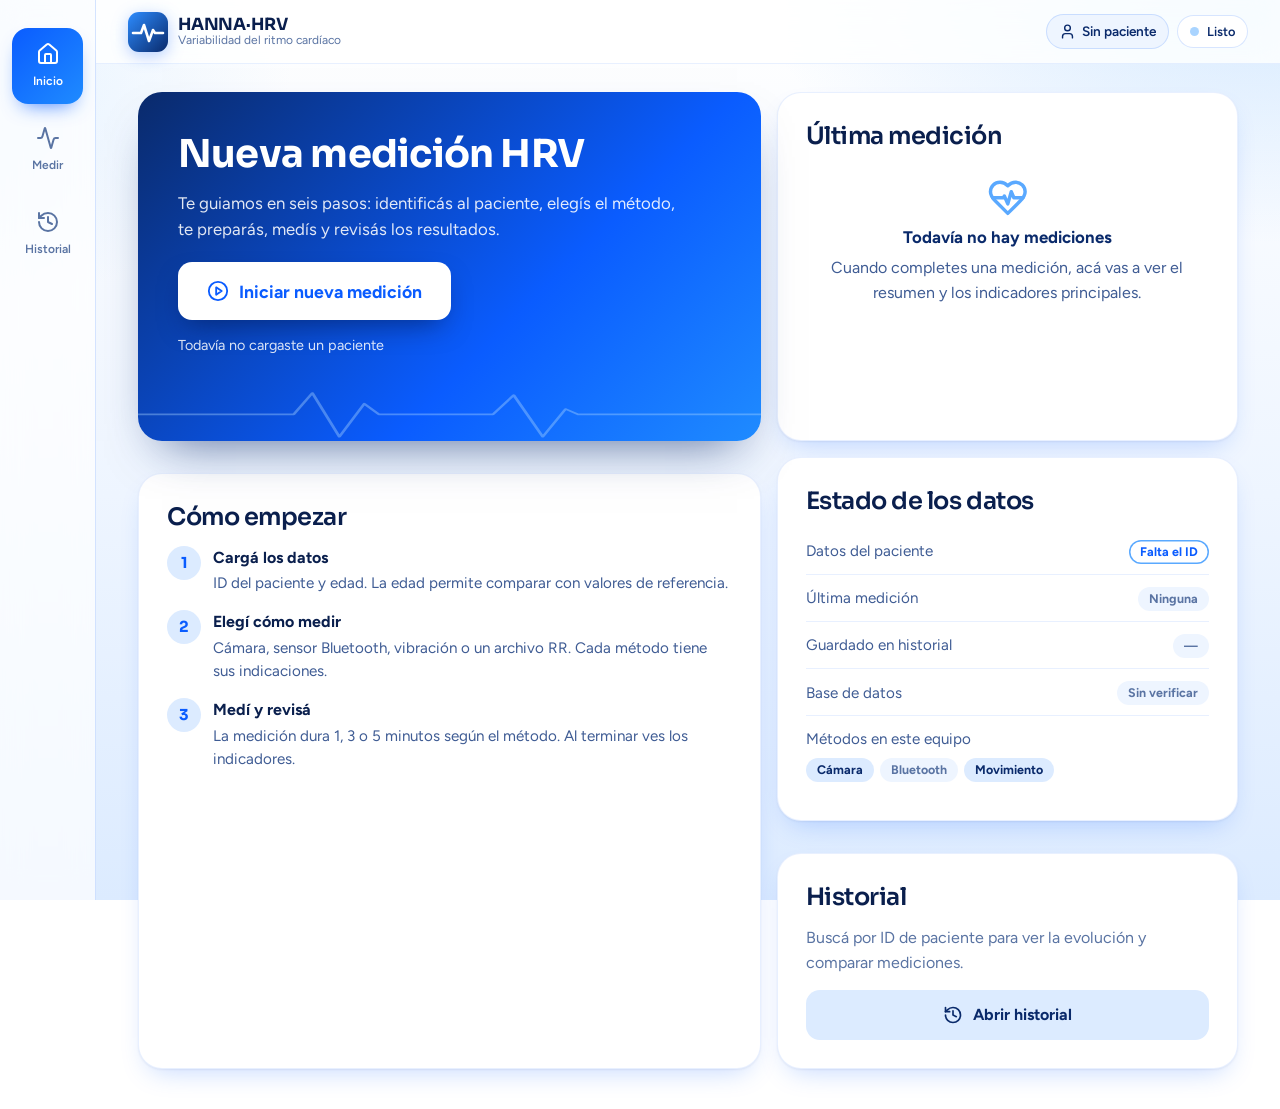
<file: index.html>
<!doctype html>
<html lang="es">
<head>
  <meta charset="utf-8"/>
  <meta name="viewport" content="width=device-width, initial-scale=1, viewport-fit=cover"/>
  <meta name="mobile-web-app-capable" content="yes"/>
  <meta name="apple-mobile-web-app-capable" content="yes"/>
  <meta name="apple-mobile-web-app-status-bar-style" content="default"/>
  <meta name="theme-color" content="#0A5CFF"/>
  <meta name="description" content="HANNA·HRV: medición y análisis de variabilidad del ritmo cardíaco."/>
  <title>HANNA·HRV — Variabilidad del ritmo cardíaco</title>
  <link rel="manifest" href="/static/manifest.json"/>
  <link rel="apple-touch-icon" href="/static/icons/icon-180.png"/>
  <link rel="icon" type="image/svg+xml" href="/static/icons/icon.svg"/>
  <link rel="preload" href="/static/fonts/sora-latin-wght-normal.woff2" as="font" type="font/woff2" crossorigin/>
  <link rel="preload" href="/static/fonts/figtree-latin-wght-normal.woff2" as="font" type="font/woff2" crossorigin/>
  <link rel="stylesheet" href="/static/css/style.css"/>
</head>
<body>
<a class="skip" href="#main">Saltar al contenido</a>

<div class="app">

  <!-- Navegación: barra inferior en móvil, columna lateral en pantallas anchas -->
  <nav class="nav" aria-label="Principal">
    <button class="nav-btn is-active" type="button" data-view="home" aria-current="page"><svg class="ic" aria-hidden="true"><use href="/static/icons/sprite.svg#i-house"/></svg><span>Inicio</span></button>
    <button class="nav-btn" type="button" data-view="measure"><svg class="ic" aria-hidden="true"><use href="/static/icons/sprite.svg#i-activity"/></svg><span>Medir</span></button>
    <button class="nav-btn" type="button" data-view="history"><svg class="ic" aria-hidden="true"><use href="/static/icons/sprite.svg#i-history"/></svg><span>Historial</span></button>
  </nav>

  <div class="shell">
    <header class="topbar">
      <a class="brand" href="/" aria-label="HANNA HRV, inicio">
        <svg class="brand-mark" viewBox="0 0 40 40" aria-hidden="true"><rect width="40" height="40" rx="11" fill="url(#bg)"/><defs><linearGradient id="bg" x1="0" y1="0" x2="1" y2="1"><stop offset="0" stop-color="#2D8CFF"/><stop offset="1" stop-color="#0A2A6B"/></linearGradient></defs><path d="M5 21h8l3-8 5 16 4-11 2 3h8" fill="none" stroke="#fff" stroke-width="2.6" stroke-linecap="round" stroke-linejoin="round"/></svg>
        <span class="brand-txt"><strong>HANNA·HRV</strong><small>Variabilidad del ritmo cardíaco</small></span>
      </a>
      <div class="top-right">
        <span class="chip-patient"><svg class="ic" aria-hidden="true"><use href="/static/icons/sprite.svg#i-user"/></svg><span id="patientChipTxt">Sin paciente</span></span>
        <span class="pill" role="status" aria-live="polite"><span class="pill-dot" id="statusDot"></span><span id="statusText">Listo</span></span>
      </div>
    </header>

    <main id="main" class="main">

      <!-- ═════════ INICIO ═════════ -->
      <section id="view-home" class="view is-active" aria-labelledby="homeTitle">
        <div class="home-grid">
          <div class="hero">
            <svg class="hero-ecg" viewBox="0 0 600 120" preserveAspectRatio="none" aria-hidden="true"><path d="M0 70h150l18-40 26 82 24-62 14 20h110l20-36 28 78 22-52 12 10h176" fill="none" stroke="currentColor" stroke-width="3" stroke-linecap="round" stroke-linejoin="round"/></svg>
            <h1 id="homeTitle">Nueva medición HRV</h1>
            <p class="hero-p">Te guiamos en seis pasos: identificás al paciente, elegís el método, te preparás, medís y revisás los resultados.</p>
            <button class="btn btn-hero" type="button" data-act="start"><svg class="ic" aria-hidden="true"><use href="/static/icons/sprite.svg#i-circle-play"/></svg>Iniciar nueva medición</button>
            <p class="hero-who" id="homePatient">Todavía no cargaste un paciente</p>
          </div>

          <section class="card" aria-labelledby="lastTitle">
            <div class="card-head"><h2 id="lastTitle">Última medición</h2></div>
            <div id="homeLast"></div>
          </section>

          <section class="card" aria-labelledby="howTitle">
            <div class="card-head"><h2 id="howTitle">Cómo empezar</h2></div>
            <ol class="how">
              <li><strong>Cargá los datos</strong><span>ID del paciente y edad. La edad permite comparar con valores de referencia.</span></li>
              <li><strong>Elegí cómo medir</strong><span>Cámara, sensor Bluetooth, vibración o un archivo RR. Cada método tiene sus indicaciones.</span></li>
              <li><strong>Medí y revisá</strong><span>La medición dura 1, 3 o 5 minutos según el método. Al terminar ves los indicadores.</span></li>
            </ol>
          </section>

          <div class="stack">
            <section class="card" aria-labelledby="dataTitle">
              <div class="card-head"><h2 id="dataTitle">Estado de los datos</h2></div>
              <div id="homeData"></div>
            </section>
            <section class="card card-link" aria-labelledby="histTitle">
              <div class="card-head"><h2 id="histTitle">Historial</h2></div>
              <p class="muted" id="homeHistInfo"></p>
              <button class="btn btn-soft btn-block" type="button" data-act="goto-history"><svg class="ic" aria-hidden="true"><use href="/static/icons/sprite.svg#i-history"/></svg>Abrir historial</button>
            </section>
          </div>
        </div>
      </section>

      <!-- ═════════ MEDIR (flujo guiado) ═════════ -->
      <section id="view-measure" class="view" aria-labelledby="measureTitle" data-phase="idle">
        <header class="page-head">
          <h1 id="measureTitle">Nueva medición</h1>
          <p class="stepper-compact" id="stepCompact" aria-live="polite"></p>
        </header>
        <div class="stepper-wrap">
          <div class="stepper-bar" aria-hidden="true"><i id="stepProgress"></i></div>
          <ol class="stepper" id="stepper" aria-label="Pasos de la medición"></ol>
        </div>

        <!-- Paso 1 -->
        <section class="step-panel card" id="step-1">
          <header class="step-head"><h2>Identificá al paciente</h2><p>Estos datos se usan para guardar la sesión y para interpretar los resultados según edad y sexo.</p></header>
          <form id="profileForm" novalidate>
            <div class="form-grid">
              <div class="field span-2">
                <label for="patientId">Identificador del paciente <span class="req">obligatorio</span></label>
                <input id="patientId" class="input" type="text" autocomplete="off" autocapitalize="characters" placeholder="Ej: A-102" aria-describedby="hintPatient errPatient" aria-invalid="false"/>
                <p class="hint" id="hintPatient">ID, DNI o código. Con este dato después consultás el historial.</p>
                <p class="err" id="errPatient" role="alert"></p>
              </div>
              <div class="field">
                <label for="age">Edad</label>
                <input id="age" class="input" type="number" inputmode="numeric" min="0" max="120" placeholder="Ej: 45" aria-describedby="hintAge errAge" aria-invalid="false"/>
                <p class="hint" id="hintAge">Años cumplidos. Ajusta el rango de referencia.</p>
                <p class="err" id="errAge" role="alert"></p>
              </div>
              <div class="field">
                <label for="sex">Sexo</label>
                <select id="sex" class="input"><option value="">Sin indicar</option><option value="M">Masculino</option><option value="F">Femenino</option></select>
                <p class="hint">También ajusta el rango de referencia.</p>
              </div>
              <details class="more span-2">
                <summary>Datos clínicos opcionales<svg class="ic acc-i" aria-hidden="true"><use href="/static/icons/sprite.svg#i-chevron-right"/></svg></summary>
                <div class="form-grid">
                  <div class="field span-2"><label for="comorbidities">Comorbilidades</label><input id="comorbidities" class="input" type="text" placeholder="Ej: HTA, DM2"/></div>
                  <div class="field span-2"><label for="notes">Notas</label><textarea id="notes" class="input" rows="3" placeholder="Observaciones sobre la medición"></textarea></div>
                </div>
              </details>
            </div>
            <div class="actions"><button class="btn btn-primary" type="submit">Continuar<svg class="ic" aria-hidden="true"><use href="/static/icons/sprite.svg#i-arrow-right"/></svg></button></div>
          </form>
        </section>

        <!-- Paso 2 -->
        <section class="step-panel card" id="step-2" hidden>
          <header class="step-head"><h2>Elegí cómo medir</h2><p>Cada método registra el pulso de una forma distinta. Elegí el que tengas disponible.</p></header>
          <div class="methods" id="methodGrid" role="radiogroup" aria-label="Método de medición"></div>
          <div class="actions"><button class="btn btn-ghost" type="button" data-act="back" data-to="1"><svg class="ic" aria-hidden="true"><use href="/static/icons/sprite.svg#i-arrow-left"/></svg>Atrás</button>
            <button class="btn btn-primary" type="button" data-act="next" data-to="3">Continuar<svg class="ic" aria-hidden="true"><use href="/static/icons/sprite.svg#i-arrow-right"/></svg></button></div>
        </section>

        <!-- Paso 3 -->
        <section class="step-panel card" id="step-3" hidden>
          <header class="step-head"><h2 id="prepTitle">Preparación</h2><p>Leé estas indicaciones antes de empezar. Una buena preparación mejora la calidad del resultado.</p></header>
          <div id="prepBody"></div>
          <div class="field prep-opts">
            <p class="label" id="durLabel">Duración de la medición</p>
            <div class="seg" id="durRow" role="group" aria-labelledby="durLabel"></div>
          </div>
          <div id="rrWrap" class="field" hidden>
            <p class="label">Archivo de intervalos RR</p>
            <input class="sr-only" type="file" id="rrFile" accept=".csv,.json"/>
            <label class="drop" for="rrFile"><svg class="ic ic-lg" aria-hidden="true"><use href="/static/icons/sprite.svg#i-file-up"/></svg><span id="rrFileLabel">Tocá para elegir un archivo .csv o .json</span></label>
            <p class="err" id="rrError" role="alert"></p>
          </div>
          <div class="actions"><button class="btn btn-ghost" type="button" data-act="back" data-to="2"><svg class="ic" aria-hidden="true"><use href="/static/icons/sprite.svg#i-arrow-left"/></svg>Atrás</button>
            <button class="btn btn-primary" type="button" id="btnToMeasure" data-act="next" data-to="4">Ir a la medición<svg class="ic" aria-hidden="true"><use href="/static/icons/sprite.svg#i-arrow-right"/></svg></button></div>
          <p class="hint center" id="prepHint"></p>
        </section>

        <!-- Paso 4 -->
        <section class="step-panel card" id="step-4" hidden>
          <header class="step-head"><h2>Medición · <span id="mMethod"></span></h2><p id="mSub">Seguí el temporizador y no muevas el sensor ni el dispositivo hasta que termine.</p></header>
          <div class="measure-grid">
            <div class="m-col">
              <div class="timer-card" id="timerCard">
                <div class="timer"><span class="timer-n" id="mTimer" aria-hidden="true">00:00</span><span class="timer-r" id="mRemain"></span></div>
                <div class="progress" id="mProgressWrap" role="progressbar" aria-valuemin="0" aria-valuemax="100" aria-valuenow="0" aria-label="Progreso de la medición"><i id="mProgress"></i></div>
                <ul class="live-stats">
                  <li><span>Conexión</span><strong id="mConn">—</strong></li>
                  <li id="mSignalRow"><span>Señal</span><strong class="signal" id="mSignal" data-lvl="0"><span class="sig-bars" aria-hidden="true"><i></i><i></i><i></i></span><span id="mSignalTxt">Sin iniciar</span></strong></li>
                </ul>
                <p class="hint" id="mHint" aria-live="polite"></p>
              </div>
              <div class="import-card" id="mImport" hidden><svg class="ic ic-lg" aria-hidden="true"><use href="/static/icons/sprite.svg#i-file-text"/></svg><div><strong>Archivo listo para analizar</strong><p id="mImportInfo"></p></div></div>
              <p class="msg" id="mMsg" aria-live="polite"></p>
              <div id="mError" hidden></div>
            </div>
            <div class="v-col">
              <div class="chart-box chart-signal"><canvas id="signalChart" role="img" aria-label="Señal registrada en vivo"></canvas></div>
              <div id="cameraBox" class="camera-box" hidden>
                <div class="video-wrap"><video id="video" playsinline autoplay muted></video><canvas id="frameCanvas" hidden></canvas></div>
                <label id="torchWrap" class="switch"><input type="checkbox" id="torchToggle" checked/><span class="switch-t" aria-hidden="true"></span><span>Encender el flash automáticamente</span></label>
              </div>
            </div>
          </div>
          <div class="actions">
            <button class="btn btn-ghost" type="button" id="btnBackPrep" data-act="back" data-to="3"><svg class="ic" aria-hidden="true"><use href="/static/icons/sprite.svg#i-arrow-left"/></svg>Atrás</button>
            <button class="btn btn-primary" type="button" id="btnStart"><svg class="ic" aria-hidden="true"><use href="/static/icons/sprite.svg#i-play"/></svg><span id="btnStartTxt">Iniciar medición</span></button>
            <button class="btn btn-stop" type="button" id="btnStop" hidden><svg class="ic" aria-hidden="true"><use href="/static/icons/sprite.svg#i-square"/></svg>Detener y calcular</button>
            <button class="btn btn-soft" type="button" id="btnSkipRes" data-act="goto-results" hidden>Ver últimos resultados</button>
          </div>
        </section>

        <!-- Paso 5 -->
        <section class="step-panel" id="step-5" hidden>
          <header class="step-head step-head-flat"><h2>Resultados</h2><p id="resMeta" class="muted"></p></header>
          <div id="resEmpty" class="card"><div class="empty-state is-flat"><svg class="ic ic-xl" aria-hidden="true"><use href="/static/icons/sprite.svg#i-chart-no-axes-column"/></svg><h3>Todavía no hay resultados</h3><p>Completá una medición para ver acá los indicadores calculados.</p><button class="btn btn-primary" type="button" data-act="repeat">Iniciar medición</button></div></div>
          <div id="resContent" hidden>
            <div id="valBanner"></div>
            <div id="resHero"></div>
            <section class="report-cta" aria-labelledby="rptT">
              <div class="rc-ic"><svg class="ic" aria-hidden="true"><use href="/static/icons/sprite.svg#i-file-text"/></svg></div>
              <div class="rc-tx"><h3 id="rptT">Informe PDF profesional</h3><p>Resumen, gráficos, interpretación y plan de acción personalizado. <svg class="ic" aria-hidden="true"><use href="/static/icons/sprite.svg#i-lock"/></svg> Acceso protegido con contraseña.</p></div>
              <button class="btn btn-hero" type="button" id="btnReport"><svg class="ic" aria-hidden="true"><use href="/static/icons/sprite.svg#i-download"/></svg>Generar informe PDF</button>
            </section>
            <div class="tabs" role="tablist" aria-label="Secciones del resultado">
              <button class="tab" role="tab" type="button" data-rtab="results" aria-selected="true">Resultados</button>
              <button class="tab" role="tab" type="button" data-rtab="interp" aria-selected="false" tabindex="-1">Interpretación</button>
              <button class="tab" role="tab" type="button" data-rtab="recs" aria-selected="false" tabindex="-1" aria-label="Recomendaciones"><span class="t-long">Recomendaciones</span><span class="t-short" aria-hidden="true">Plan</span></button>
            </div>
            <div class="rpanel" id="rtab-results" role="tabpanel"></div>
            <div class="rpanel" id="rtab-interp" role="tabpanel" hidden></div>
            <div class="rpanel" id="rtab-recs" role="tabpanel" hidden></div>
            <div class="actions actions-res">
              <button class="btn btn-primary" type="button" id="btnSave"><svg class="ic" aria-hidden="true"><use href="/static/icons/sprite.svg#i-save"/></svg>Guardar sesión</button>
              <button class="btn btn-soft" type="button" data-act="repeat"><svg class="ic" aria-hidden="true"><use href="/static/icons/sprite.svg#i-rotate-ccw"/></svg>Repetir medición</button>
              <button class="btn btn-ghost" type="button" data-act="goto-history"><svg class="ic" aria-hidden="true"><use href="/static/icons/sprite.svg#i-history"/></svg>Ver historial</button>
            </div>
          </div>
        </section>
      </section>

      <!-- ═════════ HISTORIAL ═════════ -->
      <section id="view-history" class="view" aria-labelledby="historyTitle">
        <header class="page-head"><h1 id="historyTitle">Historial</h1><p class="muted">Consultá mediciones anteriores, mirá la evolución y comparalas.</p></header>
        <form class="card search" id="histForm" role="search">
          <div class="field"><label for="histId">Identificador del paciente</label>
            <div class="search-row"><input id="histId" class="input" type="text" autocomplete="off" placeholder="Ej: A-102"/><button class="btn btn-primary" type="submit"><svg class="ic" aria-hidden="true"><use href="/static/icons/sprite.svg#i-search"/></svg>Buscar</button></div></div>
        </form>
        <div id="histState"><div class="empty-state card"><svg class="ic ic-xl" aria-hidden="true"><use href="/static/icons/sprite.svg#i-clock"/></svg><h3>Buscá un paciente</h3><p>Ingresá su identificador para ver las sesiones guardadas.</p></div></div>
        <div id="histBody" hidden>
          <div class="hist-bar"><div class="seg" role="group" aria-label="Período">
            <button type="button" class="seg-btn" data-range="7" aria-pressed="false">7 días</button>
            <button type="button" class="seg-btn" data-range="30" aria-pressed="true">30 días</button>
            <button type="button" class="seg-btn" data-range="90" aria-pressed="false">90 días</button>
            <button type="button" class="seg-btn" data-range="0" aria-pressed="false">Todo</button></div>
            <p class="muted" id="histCount" aria-live="polite"></p></div>
          <section aria-label="Evolución"><div class="chart-cards" id="histCharts"></div></section>
          <section class="card" aria-labelledby="sesT"><div class="card-head"><h2 id="sesT">Sesiones</h2></div><div id="histList"></div></section>
          <section class="card" aria-labelledby="cmpT"><div class="card-head"><h2 id="cmpT">Comparar dos sesiones</h2></div><div id="histCompare"></div></section>
        </div>
      </section>

    </main>
  </div>
</div>

<!-- Cuenta regresiva -->
<div id="countdown" class="overlay" hidden role="dialog" aria-modal="true" aria-labelledby="cdTitle">
  <div class="overlay-box"><h2 id="cdTitle">Preparación</h2><p id="cdText"></p><div class="cd-n" id="cdN" aria-live="assertive">5</div><p class="hint" id="cdHint"></p>
    <button class="btn btn-ghost" type="button" id="cdCancel">Cancelar</button></div>
</div>

<dialog id="dlg" aria-labelledby="dlgTitle"><h2 id="dlgTitle"></h2><p id="dlgBody"></p>
  <div class="actions"><button class="btn btn-ghost" type="button" id="dlgCancel">Cancelar</button><button class="btn btn-primary" type="button" id="dlgOk">Continuar</button></div></dialog>

<dialog id="rptDlg" aria-labelledby="rptDlgT">
  <form id="rptForm" novalidate>
    <h2 id="rptDlgT">Informe PDF protegido</h2>
    <p id="rptDlgP">Ingresá la contraseña para generar el informe. Se vuelve a pedir al recargar la página.</p>
    <div class="field" style="margin-top:14px"><label for="rptPwd">Contraseña</label><input id="rptPwd" class="input" type="password" autocomplete="off" aria-describedby="rptErr"/><p class="err" id="rptErr" role="alert"></p></div>
    <div class="actions"><button class="btn btn-ghost" type="button" id="rptCancel">Cancelar</button><button class="btn btn-primary" type="submit" id="rptGo">Generar informe</button></div>
  </form>
</dialog>
<dialog id="rptView" class="dlg-wide" aria-labelledby="rvT">
  <div class="rv-head"><h2 id="rvT">Informe listo</h2><button class="btn btn-ghost btn-sm" type="button" id="rvClose" aria-label="Cerrar"><svg class="ic" aria-hidden="true"><use href="/static/icons/sprite.svg#i-x"/></svg>Cerrar</button></div>
  <p class="muted" id="rvInfo"></p>
  <div class="rv-frame" id="rvFrameWrap"><iframe id="rvFrame" title="Vista previa del informe PDF"></iframe></div>
  <p class="hint" id="rvNoPrev" hidden>Tu navegador no muestra la vista previa en esta pantalla: usá «Abrir» o «Descargar».</p>
  <div class="actions rv-actions">
    <button class="btn btn-primary" type="button" id="rvDownload"><svg class="ic" aria-hidden="true"><use href="/static/icons/sprite.svg#i-download"/></svg>Descargar PDF</button>
    <button class="btn btn-soft" type="button" id="rvOpen"><svg class="ic" aria-hidden="true"><use href="/static/icons/sprite.svg#i-external-link"/></svg>Abrir</button>
    <button class="btn btn-soft" type="button" id="rvPrint"><svg class="ic" aria-hidden="true"><use href="/static/icons/sprite.svg#i-printer"/></svg>Imprimir</button>
    <button class="btn btn-ghost" type="button" id="rvRegen"><svg class="ic" aria-hidden="true"><use href="/static/icons/sprite.svg#i-refresh-cw"/></svg>Volver a generar</button>
  </div>
</dialog>

<div id="toasts" class="toasts" aria-live="polite"></div>

<script src="/static/vendor/chart.umd.js"></script>
<script src="/static/js/hrv_validator.js"></script>
<script src="/static/js/core.js"></script>
<script src="/static/js/sensors.js"></script>
<script src="/static/js/results.js"></script>
<script src="/static/js/history.js"></script>
<script src="/static/js/main.js"></script>
<script src="/static/js/report.js"></script>
</body>
</html>
</file>
<file: static/css/style.css>
/* ══════════════════════════════════════════════════════════
   HANNA·HRV — Sistema de diseño
   Identidad: blanco + azules (HANNA, eléctrico, profundo, medio, celeste).
   Mobile-first. Breakpoints: 520 · 720 · 900 · 1024 · 1280
══════════════════════════════════════════════════════════ */
@font-face{font-family:"Sora";src:url("/static/fonts/sora-latin-wght-normal.woff2") format("woff2");font-weight:100 800;font-display:swap}
@font-face{font-family:"Figtree";src:url("/static/fonts/figtree-latin-wght-normal.woff2") format("woff2");font-weight:300 900;font-display:swap}

:root{
  --hanna:#0A5CFF; --electric:#1F8BFF; --mid:#5AA9FF; --celeste:#A9D4FF; --sky:#DCEBFF; --ice:#EEF5FF;
  --deep:#0A2A6B; --ink:#0A1F4D; --ink-2:#3F5C94; --ink-3:#5A74A3; --white:#fff;
  --line:rgba(10,92,255,.16); --line-s:rgba(10,92,255,.09);
  --grad:linear-gradient(135deg,#0A5CFF 0%,#1F8BFF 100%);
  --grad-deep:linear-gradient(135deg,#0A2A6B 0%,#0A5CFF 62%,#1F8BFF 100%);
  --shadow:0 1px 2px rgba(10,42,107,.06),0 12px 28px -12px rgba(10,92,255,.28);
  --shadow-s:0 1px 2px rgba(10,42,107,.06),0 4px 12px -6px rgba(10,92,255,.22);
  --r-s:12px; --r-m:16px; --r-l:24px;
  --f-d:"Sora",system-ui,-apple-system,"Segoe UI",sans-serif;
  --f-b:"Figtree",system-ui,-apple-system,"Segoe UI",sans-serif;
  --pad:clamp(14px,4vw,32px); --nav-h:64px; --top-h:64px;
  --sat:env(safe-area-inset-top,0px); --sab:env(safe-area-inset-bottom,0px);
}
*,*::before,*::after{box-sizing:border-box}
html{-webkit-text-size-adjust:100%;scroll-behavior:smooth}
body{margin:0;min-height:100dvh;font-family:var(--f-b);font-size:1rem;line-height:1.55;color:var(--ink);
  background:radial-gradient(900px 480px at 100% -5%,rgba(90,169,255,.28),transparent 60%),radial-gradient(700px 420px at -10% 8%,rgba(169,212,255,.35),transparent 60%),linear-gradient(180deg,#fff 0%,var(--ice) 55%,var(--sky) 100%);
  background-attachment:fixed;overflow-x:clip;overflow-wrap:break-word;-webkit-font-smoothing:antialiased}
h1,h2,h3,p,ul,ol,dl,dd,figure{margin:0}
ul,ol{padding:0;list-style:none}
h1,h2{font-family:var(--f-d);letter-spacing:-.02em;color:var(--ink)}
h1{font-size:clamp(1.6rem,5.2vw,2.4rem);line-height:1.15;font-weight:700}
h2{font-size:clamp(1.2rem,3.6vw,1.5rem);line-height:1.25;font-weight:600}
h3{font-size:1.05rem;line-height:1.3;font-weight:700}
button,input,select,textarea{font:inherit;color:inherit}
button{cursor:pointer}
img,svg,video,canvas{max-width:100%}
:focus-visible{outline:3px solid var(--electric);outline-offset:2px;border-radius:6px}
.sr-only{position:absolute;width:1px;height:1px;overflow:hidden;clip:rect(0 0 0 0);white-space:nowrap}
.skip{position:absolute;left:12px;top:-60px;z-index:100;background:var(--hanna);color:#fff;padding:10px 16px;border-radius:10px}
.skip:focus{top:calc(var(--sat) + 8px)}
.muted{color:var(--ink-3)} .center{text-align:center}
.hint{font-size:.85rem;color:var(--ink-3);line-height:1.45}
.err{font-size:.875rem;font-weight:600;color:var(--deep);border-left:3px solid var(--deep);padding-left:10px;margin-top:6px}.err:empty{display:none}
.ic{width:1.25em;height:1.25em;flex:none;vertical-align:-.22em;stroke-width:2}
.ic-lg{width:1.75rem;height:1.75rem}.ic-xl{width:2.6rem;height:2.6rem}

/* ── Estructura ── */
.app{min-height:100dvh}
.shell{min-width:0;padding-bottom:calc(var(--nav-h) + var(--sab) + 20px)}
.main{width:100%;max-width:1180px;margin:0 auto;padding:18px var(--pad) 8px}
.view{display:none}.view.is-active{display:block}

.topbar{position:sticky;top:0;z-index:30;display:flex;align-items:center;justify-content:space-between;gap:10px;min-height:var(--top-h);padding:calc(var(--sat) + 8px) var(--pad) 8px;
  background:rgba(255,255,255,.82);-webkit-backdrop-filter:blur(14px) saturate(160%);backdrop-filter:blur(14px) saturate(160%);border-bottom:1px solid var(--line-s)}
.brand{display:flex;align-items:center;gap:10px;min-width:0;text-decoration:none;color:var(--ink)}
.brand-mark{width:40px;height:40px;flex:none;filter:drop-shadow(0 4px 8px rgba(10,92,255,.3))}
.brand-txt{display:flex;flex-direction:column;min-width:0;line-height:1.15}
.brand-txt strong{font-family:var(--f-d);font-size:1.05rem;letter-spacing:-.01em;white-space:nowrap}
.brand-txt small{display:none;font-size:.75rem;color:var(--ink-3)}
.top-right{display:flex;align-items:center;gap:8px;min-width:0}
.chip-patient{display:none;align-items:center;gap:6px;max-width:220px;padding:6px 12px;border-radius:99px;background:var(--ice);border:1px solid var(--line);font-size:.85rem;font-weight:600;color:var(--deep)}
.chip-patient span{overflow:hidden;text-overflow:ellipsis;white-space:nowrap}
.pill{display:inline-flex;align-items:center;gap:8px;min-width:0;max-width:44vw;padding:6px 12px;border-radius:99px;background:#fff;border:1px solid var(--line);font-size:.8rem;font-weight:600;color:var(--deep)}
.pill>span:last-child{overflow:hidden;text-overflow:ellipsis;white-space:nowrap}
.pill-dot{width:9px;height:9px;flex:none;border-radius:50%;background:var(--celeste)}
.pill-dot.live{background:var(--hanna);box-shadow:0 0 0 4px rgba(10,92,255,.18)}
.pill-dot.warn{background:var(--mid);box-shadow:0 0 0 4px rgba(90,169,255,.25)}
.pill-dot.err{background:var(--deep);box-shadow:0 0 0 4px rgba(10,42,107,.2)}

/* ── Navegación ── */
.nav{position:fixed;z-index:40;left:0;right:0;bottom:0;display:grid;grid-template-columns:repeat(3,1fr);height:calc(var(--nav-h) + var(--sab));padding-bottom:var(--sab);
  background:rgba(255,255,255,.9);-webkit-backdrop-filter:blur(14px);backdrop-filter:blur(14px);border-top:1px solid var(--line)}
.nav-btn{position:relative;display:flex;flex-direction:column;align-items:center;justify-content:center;gap:2px;border:0;background:transparent;color:var(--ink-3);font-size:.75rem;font-weight:600;min-height:48px}
.nav-btn .ic{width:24px;height:24px}
.nav-btn.is-active{color:var(--hanna)}
.nav-btn.is-active::before{content:"";position:absolute;top:0;left:30%;right:30%;height:3px;border-radius:0 0 4px 4px;background:var(--grad)}

/* ── Botones ── */
.btn{display:inline-flex;align-items:center;justify-content:center;gap:10px;min-height:50px;padding:0 22px;border:1.5px solid transparent;border-radius:14px;font-weight:700;font-size:1rem;line-height:1.2;text-align:center;text-decoration:none;transition:transform .15s,box-shadow .15s,background .15s}
.btn:active{transform:translateY(1px)}
.btn[disabled]{opacity:.5;cursor:not-allowed;box-shadow:none}
.btn-primary{background:var(--grad);color:#fff;box-shadow:0 8px 18px -8px rgba(10,92,255,.65)}
.btn-primary:hover:not([disabled]){box-shadow:0 10px 22px -8px rgba(10,92,255,.8)}
.btn-soft{background:var(--sky);color:var(--deep)}
.btn-soft:hover:not([disabled]){background:var(--celeste)}
.btn-ghost{background:#fff;border-color:var(--line);color:var(--deep)}
.btn-ghost:hover:not([disabled]){background:var(--ice)}
.btn-stop{background:var(--deep);color:#fff;box-shadow:0 8px 18px -8px rgba(10,42,107,.7)}
.btn-hero{min-height:58px;padding:0 28px;font-size:1.1rem;background:#fff;color:var(--hanna);box-shadow:0 12px 28px -10px rgba(2,20,70,.6)}
.btn-hero:hover{background:var(--ice)}
.btn-block{width:100%}
.actions{display:flex;flex-direction:column-reverse;gap:10px;margin-top:24px}
.actions .btn{width:100%}

/* ── Tarjetas ── */
.card{background:#fff;border:1px solid var(--line-s);border-radius:var(--r-l);padding:clamp(16px,3.6vw,28px);box-shadow:var(--shadow);min-width:0}
.card-head{display:flex;align-items:center;justify-content:space-between;gap:12px;margin-bottom:14px}
.page-head{margin-bottom:16px;display:grid;gap:4px}
.step-head{margin-bottom:20px;display:grid;gap:6px}.step-head p{color:var(--ink-2);max-width:62ch}
.step-head-flat{margin-bottom:14px}
.card+.card,.step-panel+.step-panel{margin-top:16px}

/* ── Inicio ── */
.home-grid{display:grid;gap:16px;grid-template-columns:minmax(0,1fr)}
.stack{display:grid;gap:16px;align-content:start;min-width:0}
.hero{position:relative;overflow:hidden;isolation:isolate;display:grid;gap:14px;align-content:center;padding:clamp(22px,5vw,40px) clamp(22px,5vw,40px) calc(clamp(22px,5vw,40px) + 44px);border-radius:var(--r-l);background:var(--grad-deep);color:#fff;box-shadow:0 24px 48px -24px rgba(10,42,107,.7)}
.hero h1{color:#fff}
.hero-p{color:rgba(255,255,255,.88);max-width:46ch;font-size:1.05rem}
.hero-ecg{position:absolute;left:0;right:0;bottom:0;width:100%;height:64px;color:var(--celeste);opacity:.4;z-index:-1}
.hero-who{font-size:.9rem;color:rgba(255,255,255,.85)}
.hero .btn-hero{justify-self:start;margin-top:6px}
.how{display:grid;gap:14px;counter-reset:s}
.how li{position:relative;display:grid;gap:2px;padding-left:46px;counter-increment:s}
.how li::before{content:counter(s);position:absolute;left:0;top:0;width:34px;height:34px;display:grid;place-items:center;border-radius:50%;background:var(--sky);color:var(--hanna);font:700 .95rem var(--f-d)}
.how span{color:var(--ink-2);font-size:.95rem}
.last-top{display:flex;flex-wrap:wrap;align-items:flex-start;justify-content:space-between;gap:10px;margin-bottom:14px}
.last-v{font:700 clamp(2.2rem,8vw,3rem)/1.05 var(--f-d);color:var(--hanna);letter-spacing:-.03em}
.last-v small{display:block;font:500 .85rem var(--f-b);color:var(--ink-3);letter-spacing:0;margin-top:4px}
.kv{display:grid;gap:2px}
.kv li{display:flex;align-items:center;justify-content:space-between;flex-wrap:wrap;gap:6px 12px;padding:10px 0;border-bottom:1px solid var(--line-s);font-size:.95rem}
.kv li:last-child{border-bottom:0}.kv li>span:first-child{color:var(--ink-2)}
.chips{display:inline-flex;flex-wrap:wrap;gap:6px}
.card-link .muted{margin-bottom:14px}

/* ── Etiquetas y chips ── */
.chip{display:inline-flex;align-items:center;padding:4px 11px;border-radius:99px;font-size:.78rem;font-weight:700;line-height:1.3;white-space:nowrap;background:var(--ice);color:var(--ink-2)}
.chip-alto{background:var(--deep);color:#fff}
.chip-medio,.chip-ok,.chip-st{background:var(--sky);color:var(--deep)}
.chip-bajo,.chip-warn{background:#fff;color:var(--hanna);box-shadow:inset 0 0 0 1.5px var(--mid)}
.chip-informativo,.chip-insuficiente,.chip-muted{background:var(--ice);color:var(--ink-3)}
.tag{display:inline-block;padding:3px 10px;border-radius:99px;font-size:.75rem;font-weight:700;white-space:nowrap}
.tag-good{background:var(--sky);color:var(--deep)}.tag-best{background:var(--grad);color:#fff}.tag-exp{background:#fff;color:var(--hanna);box-shadow:inset 0 0 0 1.5px var(--mid)}
.badge{display:inline-flex;align-items:center;gap:8px;padding:7px 14px;border-radius:99px;font-weight:700;font-size:.9rem}
.badge-state{background:var(--st,var(--hanna));color:#fff}.badge-bad{background:#fff;color:var(--deep);box-shadow:inset 0 0 0 2px var(--deep)}

/* ── Stepper ── */
.stepper-wrap{margin-bottom:16px}
.stepper-compact{font-weight:600;color:var(--ink-2)}
.stepper-bar{height:6px;border-radius:99px;background:var(--sky);overflow:hidden}
.stepper-bar i{display:block;height:100%;width:0;background:var(--grad);border-radius:inherit;transition:width .3s}
.stepper{display:none}
.step-btn{display:grid;justify-items:center;gap:8px;width:100%;padding:6px 2px;border:0;background:transparent;font-weight:600;font-size:.85rem;color:var(--ink-3)}
.step-n{display:grid;place-items:center;width:36px;height:36px;border-radius:50%;background:#fff;border:2px solid var(--celeste);font:700 .9rem var(--f-d);color:var(--ink-3)}
.step-n .ic{width:18px;height:18px}
.is-done .step-n{background:var(--hanna);border-color:var(--hanna);color:#fff}
.is-current .step-n{background:#fff;border-color:var(--hanna);color:var(--hanna);box-shadow:0 0 0 5px rgba(10,92,255,.15)}
.is-current .step-btn{color:var(--ink)}.is-done .step-btn{color:var(--deep)}

/* ── Formularios ── */
.form-grid{display:grid;gap:18px;grid-template-columns:minmax(0,1fr)}
.field{display:grid;gap:6px;align-content:start;min-width:0}
.field label,.label{font-weight:700;font-size:.95rem;color:var(--ink)}
.req{font-weight:600;font-size:.75rem;color:var(--hanna);background:var(--sky);padding:2px 8px;border-radius:99px;margin-left:6px}
.input{width:100%;min-height:52px;padding:12px 16px;font-size:1rem;background:#fff;border:1.5px solid var(--line);border-radius:14px;transition:border-color .15s,box-shadow .15s;appearance:none;-webkit-appearance:none}
select.input{background-image:linear-gradient(45deg,transparent 50%,var(--hanna) 50%),linear-gradient(135deg,var(--hanna) 50%,transparent 50%);background-position:calc(100% - 22px) 50%,calc(100% - 16px) 50%;background-size:6px 6px;background-repeat:no-repeat;padding-right:40px}
textarea.input{resize:vertical;min-height:90px}
.input:hover{border-color:var(--mid)}.input:focus{outline:0;border-color:var(--hanna);box-shadow:0 0 0 4px rgba(10,92,255,.18)}
.input[aria-invalid=true]{border-color:var(--deep);box-shadow:0 0 0 3px rgba(10,42,107,.14)}
.more{border:1.5px dashed var(--line);border-radius:14px;padding:0 16px}
.more[open]{padding-bottom:16px}
.more summary,.acc summary{list-style:none;cursor:pointer}
.more summary::-webkit-details-marker,.acc summary::-webkit-details-marker{display:none}
.more summary{display:flex;align-items:center;justify-content:space-between;gap:10px;min-height:52px;font-weight:700;color:var(--deep)}
.more summary .acc-i,.acc-i{transition:transform .2s}
details[open]>summary .acc-i{transform:rotate(90deg)}
.seg{display:inline-flex;flex-wrap:wrap;gap:6px;padding:5px;background:var(--ice);border:1px solid var(--line-s);border-radius:16px;max-width:100%}
.seg-btn{min-height:44px;padding:0 18px;border:0;border-radius:12px;background:transparent;font-weight:700;color:var(--ink-2)}
.seg-btn[aria-pressed=true]{background:#fff;color:var(--hanna);box-shadow:var(--shadow-s)}
.drop{display:flex;align-items:center;justify-content:center;flex-wrap:wrap;gap:12px;min-height:96px;padding:18px;text-align:center;border:2px dashed var(--mid);border-radius:var(--r-m);background:var(--ice);color:var(--deep);font-weight:600;cursor:pointer}
.drop:hover,.sr-only:focus-visible+.drop{background:var(--sky);border-color:var(--hanna)}
.sr-only:focus-visible+.drop{outline:3px solid var(--electric);outline-offset:2px}
.switch{display:inline-flex;align-items:center;gap:12px;min-height:44px;font-weight:600;cursor:pointer}
.switch input{position:absolute;opacity:0;width:1px;height:1px}
.switch-t{position:relative;width:48px;height:28px;flex:none;border-radius:99px;background:var(--celeste);transition:background .2s}
.switch-t::after{content:"";position:absolute;top:3px;left:3px;width:22px;height:22px;border-radius:50%;background:#fff;box-shadow:0 1px 3px rgba(10,42,107,.35);transition:transform .2s}
.switch input:checked+.switch-t{background:var(--hanna)}.switch input:checked+.switch-t::after{transform:translateX(20px)}
.switch input:focus-visible+.switch-t{outline:3px solid var(--electric);outline-offset:2px}

/* ── Métodos (paso 2) ── */
.methods{display:grid;gap:14px;grid-template-columns:repeat(auto-fit,minmax(min(100%,300px),1fr))}
.method{position:relative;display:grid;gap:10px;align-content:start;text-align:left;width:100%;padding:18px 18px 18px 18px;background:#fff;border:2px solid var(--line);border-radius:var(--r-m);transition:border-color .15s,background .15s,box-shadow .15s}
.method:hover{border-color:var(--mid)}
.method[aria-checked=true]{border-color:var(--hanna);background:var(--ice);box-shadow:0 0 0 4px rgba(10,92,255,.12)}
.m-ic{display:grid;place-items:center;width:46px;height:46px;border-radius:14px;background:var(--sky);color:var(--hanna)}
.method[aria-checked=true] .m-ic{background:var(--grad);color:#fff}
.m-ic .ic{width:24px;height:24px}
.m-head{display:flex;flex-wrap:wrap;align-items:center;gap:8px 10px}.m-head strong{font:700 1.1rem var(--f-d)}
.m-line{font-size:.92rem;color:var(--ink-2);line-height:1.45}
.m-line b{display:block;font-size:.8rem;font-weight:700;color:var(--hanna)}
.m-warn{display:flex;align-items:flex-start;gap:8px;font-size:.85rem;font-weight:700;color:var(--deep);padding:8px 10px;background:var(--sky);border-radius:10px}

/* ── Preparación ── */
.prep-grid{display:grid;gap:14px;grid-template-columns:repeat(auto-fit,minmax(min(100%,260px),1fr));margin-bottom:20px}
.prep-block{padding:16px;background:var(--ice);border-radius:var(--r-m);border:1px solid var(--line-s)}
.prep-block h3{display:flex;align-items:center;gap:10px;margin-bottom:10px;color:var(--deep)}
.prep-block h3 .ic{color:var(--hanna)}
.bullets{display:grid;gap:8px}
.bullets li{position:relative;padding-left:18px;line-height:1.5}
.bullets li::before{content:"";position:absolute;left:2px;top:.62em;width:7px;height:7px;border-radius:50%;background:var(--electric)}
.prep-opts{margin-top:4px}
.alert{display:flex;gap:12px;align-items:flex-start;padding:14px 16px;border-radius:var(--r-m);margin-bottom:16px;background:var(--sky);border-left:6px solid var(--deep);color:var(--ink)}
.alert>.ic{width:1.5rem;height:1.5rem;margin-top:2px;color:var(--deep)}
.alert p{margin-top:2px}
.alert-actions{display:flex;flex-direction:column;gap:8px;margin-top:12px}
.alert-actions .btn{width:100%}
.alert.is-warn{border-left-color:var(--electric)}

/* ── Medición ── */
.measure-grid{display:grid;gap:16px;grid-template-columns:minmax(0,1fr)}
.m-col,.v-col{display:grid;gap:14px;align-content:start;min-width:0}
.timer-card{padding:18px;border-radius:var(--r-m);background:var(--grad-deep);color:#fff}
.timer{display:flex;flex-wrap:wrap;align-items:baseline;gap:4px 14px}
.timer-n{font:700 clamp(2.8rem,13vw,4.2rem)/1 var(--f-d);letter-spacing:-.03em;font-variant-numeric:tabular-nums}
.timer-r{color:var(--celeste);font-weight:600}
.progress{height:10px;margin:14px 0;border-radius:99px;background:rgba(255,255,255,.22);overflow:hidden}
.progress i{display:block;height:100%;width:0;background:#fff;border-radius:inherit;transition:width .9s linear}
.progress.is-busy i{width:100%!important;background:linear-gradient(90deg,rgba(255,255,255,.3),#fff,rgba(255,255,255,.3));background-size:200% 100%;animation:sh 1.2s linear infinite}
@keyframes sh{to{background-position:-200% 0}}
.live-stats{display:grid;gap:8px;grid-template-columns:repeat(auto-fit,minmax(min(100%,150px),1fr))}
.live-stats li{display:grid;gap:2px;padding:10px 12px;border-radius:12px;background:rgba(255,255,255,.12)}
.live-stats span:first-child{font-size:.8rem;color:var(--celeste);font-weight:600}
.live-stats strong{font-size:.95rem;word-break:break-word}
.signal{display:inline-flex;align-items:center;gap:8px}
.sig-bars{display:inline-flex;align-items:flex-end;gap:3px;height:16px}
.sig-bars i{width:5px;border-radius:2px;background:rgba(255,255,255,.3)}
.sig-bars i:nth-child(1){height:6px}.sig-bars i:nth-child(2){height:11px}.sig-bars i:nth-child(3){height:16px}
.signal[data-lvl="1"] i:nth-child(1),.signal[data-lvl="2"] i{background:#fff}
.timer-card .hint{margin-top:10px;color:#fff;min-height:0}.timer-card .hint:empty{display:none}
.msg{font-weight:600;color:var(--ink-2)}
.import-card{display:flex;gap:14px;align-items:center;padding:16px;border-radius:var(--r-m);background:var(--ice);border:1px solid var(--line)}
.import-card .ic{color:var(--hanna)}
.chart-box{position:relative;width:100%;height:clamp(180px,30vw,260px)}
.chart-box canvas{max-width:100%}
.chart-signal{padding:10px;border-radius:var(--r-m);background:var(--ice);border:1px solid var(--line-s);height:clamp(150px,28vw,200px)}
.chart-sq{height:auto;aspect-ratio:1/1;max-height:340px}
.camera-box{display:grid;gap:12px}
.video-wrap{position:relative;width:100%;max-width:440px;aspect-ratio:4/3;border-radius:var(--r-m);overflow:hidden;background:var(--deep)}
.video-wrap video{width:100%;height:100%;object-fit:cover;display:block}
.video-wrap::after{content:"";position:absolute;inset:14px;border:2px dashed rgba(255,255,255,.55);border-radius:12px;pointer-events:none}
[hidden]{display:none!important}

/* ── Resultados ── */
.val{margin-bottom:16px;border-radius:var(--r-m);padding:18px;border-left:6px solid var(--electric);background:var(--ice);box-shadow:var(--shadow-s)}
.val.is-bad{border-left-color:var(--deep);background:var(--sky)}
.val-head{display:flex;gap:12px;align-items:flex-start}.val-head .ic{color:var(--deep);margin-top:2px}.val-head p{color:var(--ink-2)}
.val-list{display:grid;gap:10px;margin-top:14px}
.val-row{display:grid;gap:2px 14px;grid-template-columns:minmax(0,1fr)}
.val-v{font:700 1.05rem var(--f-d);color:var(--deep)}.val-m{color:var(--ink-2)}
.val-causes{margin-top:14px;padding:14px;border-radius:12px;background:rgba(255,255,255,.7)}
.h-sm{font-size:.85rem;font-weight:700;color:var(--ink-2);margin-bottom:6px}
.val-actions{margin-top:14px}.val-actions .btn{width:100%}
.hero-res{display:grid;gap:20px;padding:clamp(18px,4vw,30px);border-radius:var(--r-l);background:linear-gradient(135deg,#fff 0%,var(--ice) 60%,var(--sky) 100%);border:1px solid var(--line);box-shadow:var(--shadow);margin-bottom:16px;--st:var(--hanna)}
.hero-res.sem-optimo{--st:var(--hanna)}.hero-res.sem-funcional{--st:var(--electric)}.hero-res.sem-comprometido{--st:var(--deep)}.hero-res.sem-critico{--st:var(--ink)}
.hr-label{font-size:.95rem;font-weight:700;color:var(--ink-2)}
.hr-value{display:flex;align-items:baseline;gap:8px;margin:2px 0 10px}
.hr-value span{font:700 clamp(3.4rem,15vw,5.4rem)/1 var(--f-d);letter-spacing:-.04em;color:var(--hanna)}
.hr-value small{font:600 1.2rem var(--f-d);color:var(--ink-3)}
.hr-desc{margin-top:12px;color:var(--ink-2);max-width:52ch}
.hero-res.is-invalid{border:2px dashed var(--deep)}.hero-res.is-invalid .hr-value span{color:var(--ink-3);text-decoration:line-through}
.hr-side{display:grid;gap:22px;align-content:center;min-width:0}
.ramp{display:grid;grid-template-columns:repeat(4,minmax(0,1fr));gap:6px;align-items:start}
.ramp li{display:grid;gap:6px;align-content:start;justify-items:center;text-align:center;font-size:.72rem;font-weight:600;color:var(--ink-3);min-width:0;overflow-wrap:anywhere}
.ramp i{display:block;width:100%;height:10px;margin:3px 0;border-radius:99px;opacity:.38}
.ramp li:nth-child(1) i{background:var(--celeste)}.ramp li:nth-child(2) i{background:var(--mid)}.ramp li:nth-child(3) i{background:var(--electric)}.ramp li:nth-child(4) i{background:var(--hanna)}
.ramp li.is-on{color:var(--ink);font-weight:800}.ramp li.is-on i{opacity:1;height:16px;margin:0;box-shadow:0 4px 10px -2px rgba(10,92,255,.5)}
.ramp li.is-pass i{opacity:.7}
.ref-bar{position:relative;height:12px;margin:8px 0 6px;border-radius:99px;background:linear-gradient(90deg,var(--celeste) 0 35%,var(--electric) 35% 65%,var(--celeste) 65% 100%)}
.ref-bar i{position:absolute;top:50%;width:22px;height:22px;margin:-11px 0 0 -11px;border-radius:50%;background:#fff;border:4px solid var(--hanna);box-shadow:0 3px 8px rgba(10,42,107,.35)}
.ref-scale{display:flex;justify-content:space-between;font-size:.8rem;font-weight:600;color:var(--ink-3)}
.hr-meta{display:grid;gap:10px 16px;grid-template-columns:repeat(auto-fit,minmax(min(100%,130px),1fr));padding-top:16px;border-top:1px solid var(--line)}
.hr-meta dt{font-size:.78rem;font-weight:600;color:var(--ink-3)}.hr-meta dd{font-weight:700;color:var(--deep)}
.tabs{position:sticky;top:calc(var(--top-h) + var(--sat));z-index:20;display:grid;grid-template-columns:repeat(3,minmax(0,1fr));gap:4px;padding:5px;margin:0 0 16px;background:rgba(255,255,255,.92);-webkit-backdrop-filter:blur(10px);backdrop-filter:blur(10px);border:1px solid var(--line);border-radius:16px;box-shadow:var(--shadow-s)}
.tab{min-height:46px;padding:0 4px;border:0;border-radius:12px;background:transparent;font-weight:700;font-size:clamp(.82rem,3.6vw,.98rem);color:var(--ink-2);overflow-wrap:anywhere}
.tab[aria-selected=true]{background:var(--grad);color:#fff;box-shadow:0 6px 14px -6px rgba(10,92,255,.7)}
.t-short{display:none}
.rpanel{display:grid;gap:16px}
.block{padding:clamp(16px,3.4vw,24px);background:#fff;border:1px solid var(--line-s);border-radius:var(--r-l);box-shadow:var(--shadow-s);min-width:0}
.block-head{display:grid;gap:4px;margin-bottom:14px}.block-head p{font-size:.9rem}
.lead{font-size:1.05rem;color:var(--ink);max-width:62ch}
.tiles{display:grid;gap:12px;grid-template-columns:repeat(auto-fit,minmax(min(100%,128px),1fr))}
.tile{padding:14px;border-radius:var(--r-m);background:#fff;border:1px solid var(--line);box-shadow:var(--shadow-s)}
.tiles-sm .tile{box-shadow:none;background:var(--ice)}
.tile-k{font-size:.82rem;font-weight:700;color:var(--ink-3)}
.tile-v{font:700 1.7rem/1.15 var(--f-d);color:var(--deep);letter-spacing:-.02em}.tile-v small{font:600 .8rem var(--f-b);color:var(--ink-3);margin-left:4px;letter-spacing:0}
.bars{display:grid;gap:16px}
.bar-top{display:flex;justify-content:space-between;align-items:baseline;gap:12px;margin-bottom:6px;font-weight:600}
.bar-top strong{font-family:var(--f-d);color:var(--hanna);white-space:nowrap}.bar-top small{font:500 .8rem var(--f-b);color:var(--ink-3)}
.bar{height:10px;border-radius:99px;background:var(--sky);overflow:hidden}.bar i{display:block;height:100%;border-radius:inherit;background:var(--grad)}
.split{display:flex;height:46px;border-radius:14px;overflow:hidden;background:var(--sky)}
.split i{display:grid;place-items:center;min-width:0;font-style:normal}.split b{font-size:.85rem;color:#fff;white-space:nowrap}
.sp-hf{background:var(--hanna)}.sp-lf{background:var(--celeste)}.sp-lf b{color:var(--deep)}
.split-key{display:flex;flex-wrap:wrap;gap:6px 18px;margin-top:10px;font-size:.88rem;font-weight:600;color:var(--ink-2)}
.split-key i{display:inline-block;width:12px;height:12px;border-radius:4px;margin-right:6px;vertical-align:-1px}.k-hf{background:var(--hanna)}.k-lf{background:var(--celeste)}
.chart-grid{display:grid;gap:18px;grid-template-columns:repeat(auto-fit,minmax(min(100%,320px),1fr))}
.chart-grid figcaption,.chart-card figcaption{font-weight:700;font-size:.92rem;margin-bottom:8px;color:var(--ink-2)}
.chart-cards{display:grid;gap:16px;grid-template-columns:repeat(auto-fit,minmax(min(100%,340px),1fr));margin-bottom:16px}
.chart-card{padding:clamp(14px,3vw,22px);background:#fff;border:1px solid var(--line-s);border-radius:var(--r-l);box-shadow:var(--shadow-s);min-width:0}
.chart-cards>.note{grid-column:1/-1}
.note{display:flex;gap:10px;align-items:flex-start;margin-top:12px;padding:12px 14px;border-radius:12px;background:var(--ice);color:var(--ink-2);font-size:.92rem;line-height:1.45}
.note .ic{margin-top:2px;color:var(--hanna)}
.disclaimer{display:flex;gap:10px;align-items:flex-start;padding:14px 16px;border-radius:var(--r-m);background:#fff;border:1.5px dashed var(--mid);color:var(--ink-2);font-size:.9rem}
.disclaimer .ic{color:var(--hanna);margin-top:2px}
.acc-list{display:grid;gap:10px}
.acc{border:1px solid var(--line);border-radius:var(--r-m);background:#fff;overflow:hidden}
.acc summary{display:flex;flex-wrap:wrap;align-items:center;gap:6px 12px;min-height:56px;padding:10px 16px}
.acc-t{flex:1 1 140px;font-weight:700;color:var(--deep)}.acc-v{font:600 .95rem var(--f-d);color:var(--ink-2)}
.acc-ic{color:var(--hanna)}.acc[open]{border-color:var(--mid)}.acc[open] summary{background:var(--ice)}
.acc-b{display:grid;gap:10px;padding:14px 16px 16px;color:var(--ink-2)}.acc-b strong{color:var(--ink)}
.actions-res{margin-top:20px}

/* ── Tablas con alternativa móvil ── */
.tbl-wrap{overflow-x:auto}
.tbl{width:100%;border-collapse:collapse;font-size:.95rem}
.tbl th,.tbl td{padding:12px 10px;text-align:left;vertical-align:middle}
.tbl thead th{font-size:.82rem;font-weight:700;color:var(--ink-3);border-bottom:2px solid var(--line)}
.tbl tbody tr{border-bottom:1px solid var(--line-s)}.tbl tbody th{font-weight:700;color:var(--deep)}
.tbl .u{color:var(--ink-3);font-size:.85em}
.tbl caption{text-align:left;padding:0 0 10px;font-size:.88rem}
.tbl tr.is-picked{background:var(--ice)}
.check{display:inline-flex;align-items:center;gap:8px;min-height:44px;cursor:pointer;font-weight:600}
.check input{width:22px;height:22px;accent-color:var(--hanna)}
@media (max-width:719px){
  .tbl thead{position:absolute;width:1px;height:1px;overflow:hidden;clip:rect(0 0 0 0)}
  .tbl,.tbl tbody,.tbl tr,.tbl th,.tbl td,.tbl caption{display:block}
  .tbl tbody tr{border:1px solid var(--line);border-radius:var(--r-m);padding:8px 14px;margin-bottom:10px;background:#fff}
  .tbl th[scope=row],.tbl td{display:flex;justify-content:space-between;align-items:center;gap:14px;padding:7px 0;text-align:right}
  .tbl th[scope=row]::before,.tbl td::before{content:attr(data-label);flex:none;color:var(--ink-3);font-weight:600;text-align:left;font-size:.88rem}
  .tbl th[scope=row]{border-bottom:1px solid var(--line-s);padding-bottom:9px;margin-bottom:2px}
  .tbl-hist td[data-label=Comparar]{order:9;border-top:1px solid var(--line-s);margin-top:4px;padding-top:6px}
  .tbl-hist tr{display:flex;flex-direction:column}
}

/* ── Historial ── */
.search{margin-bottom:16px}
.search-row{display:flex;gap:10px}.search-row .input{flex:1 1 auto;min-width:0}.search-row .btn{flex:none}
.hist-bar{display:flex;flex-wrap:wrap;align-items:center;justify-content:space-between;gap:10px 16px;margin-bottom:16px}
.empty-state{display:grid;justify-items:center;gap:8px;text-align:center;padding:28px 18px;border-radius:var(--r-l);background:#fff;border:1px solid var(--line-s);color:var(--ink-2)}
.empty-state .ic{color:var(--mid)}.empty-state h3{color:var(--deep)}.empty-state p{max-width:46ch}
.empty-state.is-flat{background:transparent;border:0;padding:12px 0}
.empty-state.is-err .ic,.empty-state.is-cfg .ic{color:var(--deep)}
.empty-state .btn{margin-top:8px}
.spin{width:34px;height:34px;border-radius:50%;border:4px solid var(--sky);border-top-color:var(--hanna);animation:rot .8s linear infinite}
@keyframes rot{to{transform:rotate(360deg)}}

/* ── Overlay, diálogo, avisos ── */
.overlay{position:fixed;inset:0;z-index:80;display:grid;place-items:center;padding:20px;background:rgba(6,27,74,.74);-webkit-backdrop-filter:blur(8px);backdrop-filter:blur(8px)}
.overlay-box{width:min(100%,420px);display:grid;gap:10px;justify-items:center;text-align:center;padding:28px 22px;border-radius:var(--r-l);background:#fff;box-shadow:0 30px 60px -20px rgba(2,20,70,.7)}
.overlay-box h2{color:var(--deep)}.overlay-box p{color:var(--ink-2)}
.cd-n{font:700 6rem/1 var(--f-d);color:var(--hanna);font-variant-numeric:tabular-nums}
dialog{width:min(92vw,440px);padding:24px;border:0;border-radius:var(--r-l);background:#fff;color:var(--ink);box-shadow:0 30px 60px -20px rgba(2,20,70,.6)}
dialog::backdrop{background:rgba(6,27,74,.6);-webkit-backdrop-filter:blur(4px);backdrop-filter:blur(4px)}
dialog p{margin-top:8px;color:var(--ink-2)}
.toasts{position:fixed;z-index:90;left:var(--pad);right:var(--pad);bottom:calc(var(--nav-h) + var(--sab) + 12px);display:grid;gap:8px;justify-items:center;pointer-events:none}
.toast{display:flex;gap:10px;align-items:flex-start;width:min(100%,460px);padding:12px 16px;border-radius:14px;background:var(--deep);color:#fff;font-weight:600;font-size:.92rem;box-shadow:0 14px 30px -10px rgba(2,20,70,.6);pointer-events:auto;animation:tin .25s ease-out}
.toast.err{background:#fff;color:var(--deep);box-shadow:0 14px 30px -10px rgba(2,20,70,.5),inset 0 0 0 2px var(--deep)}
.toast .ic{margin-top:2px}
@keyframes tin{from{opacity:0;transform:translateY(10px)}}

/* ═══ Breakpoints ═══ */
@media (min-width:520px){
  .brand-txt small{display:block}
  .chip-patient{display:inline-flex}
  .form-grid{grid-template-columns:repeat(2,minmax(0,1fr))}.span-2{grid-column:1/-1}
  .actions{flex-direction:row;justify-content:space-between;flex-wrap:wrap}.actions .btn{width:auto;min-width:160px}
  .alert-actions{flex-direction:row;flex-wrap:wrap}.alert-actions .btn{width:auto}
  .val-row{grid-template-columns:minmax(110px,.8fr) auto minmax(0,2.4fr);align-items:baseline}
  .val-actions .btn{width:auto}
}
@media (max-width:479px){
  .ramp li span{display:none}.ramp li:first-child span,.ramp li:last-child span{display:block}
  .ramp li:first-child{justify-items:start;text-align:left}.ramp li:last-child{justify-items:end;text-align:right}
  .tbl-ind tbody tr{display:grid;grid-template-columns:minmax(0,1fr) auto;column-gap:12px;align-items:center}
  .tbl-ind th[scope=row]{grid-column:1/-1;display:block;text-align:left;border-bottom:0;margin:0;padding:6px 0 0}
  .tbl-ind th[scope=row]::before,.tbl-ind td::before{display:none}
  .tbl-ind td{padding:4px 0}.tbl-ind td:last-child{justify-self:end}
}
@media (max-width:399px){.t-long{display:none}.t-short{display:inline}.btn{padding:0 16px}.timer-card{padding:14px}}
@media (min-width:720px){
  .stepper-compact,.stepper-bar{display:none}
  .stepper{display:grid;grid-template-columns:repeat(6,minmax(0,1fr));position:relative}
  .stepper li{position:relative}
  .stepper li:not(:last-child)::after{content:"";position:absolute;top:24px;left:calc(50% + 24px);right:calc(-50% + 24px);height:3px;border-radius:3px;background:var(--celeste)}
  .stepper li.is-done:not(:last-child)::after{background:var(--hanna)}
  .step-btn{padding:6px 4px}
  .tbl-hist{min-width:560px}
}
@media (min-width:900px){
  .home-grid{grid-template-columns:minmax(0,1.35fr) minmax(0,1fr)}
  .measure-grid{grid-template-columns:minmax(0,5fr) minmax(0,6fr);gap:22px}
  .hero-res{grid-template-columns:minmax(0,1.1fr) minmax(0,.9fr);gap:28px}.hr-meta{grid-column:1/-1}
}
@media (min-width:1024px){
  :root{--nav-w:96px}
  .app{display:grid;grid-template-columns:var(--nav-w) minmax(0,1fr)}
  .nav{position:sticky;top:0;left:auto;right:auto;bottom:auto;z-index:35;height:100dvh;display:flex;flex-direction:column;align-items:stretch;justify-content:flex-start;gap:8px;padding:28px 12px;border-top:0;border-right:1px solid var(--line);background:rgba(255,255,255,.7)}
  .nav-btn{min-height:76px;border-radius:16px;gap:6px}.nav-btn:hover{background:var(--ice)}
  .nav-btn.is-active{background:var(--grad);color:#fff;box-shadow:0 10px 20px -10px rgba(10,92,255,.8)}.nav-btn.is-active::before{display:none}
  .shell{padding-bottom:32px}
  .toasts{left:auto;right:28px;bottom:28px;justify-items:end}
  .main{padding-top:28px}
}
@media (min-width:1280px){.main{padding-left:40px;padding-right:40px}.tab{font-size:1rem}}

@media (prefers-reduced-motion:reduce){*,*::before,*::after{animation-duration:.01ms!important;animation-iteration-count:1!important;transition-duration:.01ms!important;scroll-behavior:auto!important}}

/* ── Informe PDF ── */
.report-cta{display:grid;gap:14px;align-items:center;margin:0 0 16px;padding:clamp(16px,3.6vw,24px);border-radius:var(--r-l);background:var(--grad-deep);color:#fff;box-shadow:0 18px 36px -20px rgba(10,42,107,.7)}
.report-cta h3{color:#fff;font:600 1.15rem var(--f-d)}
.report-cta p{color:rgba(255,255,255,.88);font-size:.92rem;margin-top:2px}
.report-cta p .ic{width:1em;height:1em;vertical-align:-.12em}
.rc-ic{display:none;place-items:center;width:52px;height:52px;border-radius:16px;background:rgba(255,255,255,.16)}
.rc-ic .ic{width:26px;height:26px}
.report-cta .btn-hero{width:100%;min-height:54px}
.btn-sm{min-height:40px;padding:0 14px;font-size:.88rem;gap:6px}
dialog.dlg-wide{width:min(96vw,920px);max-height:94dvh;overflow:auto}
.rv-head{display:flex;align-items:center;justify-content:space-between;gap:12px;margin-bottom:6px}
.rv-frame iframe{display:block;width:100%;height:min(64vh,680px);margin-top:12px;border:1px solid var(--line);border-radius:12px;background:var(--ice)}
.rv-actions .btn{min-width:0}
#rptForm .actions{margin-top:18px}
@media (min-width:720px){.report-cta{grid-template-columns:auto minmax(0,1fr) auto}.rc-ic{display:grid}.report-cta .btn-hero{width:auto}}
@media (max-width:719px){.tbl-hist td[data-label=Informe]{order:10}}
</file>
